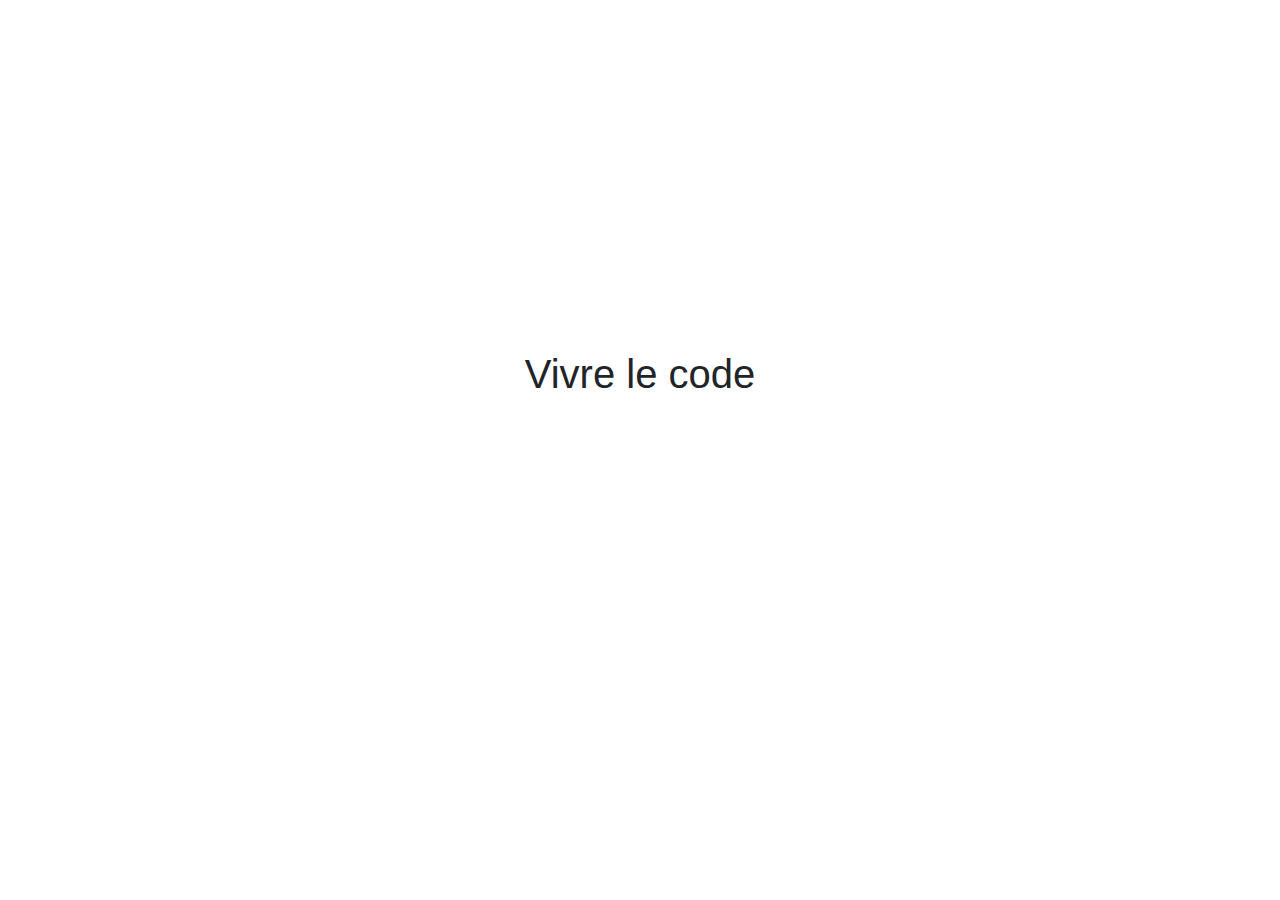
<file: static_html/accueil/video/index.html>
<!DOCTYPE html>
<html lang="en">

  <head>
	<link rel="stylesheet" href="https://maxcdn.bootstrapcdn.com/bootstrap/4.0.0-beta/css/bootstrap.min.css">
	<script src="https://maxcdn.bootstrapcdn.com/bootstrap/4.0.0-beta/js/bootstrap.min.js"></script>
	<script src="https://code.jquery.com/jquery-3.2.1.slim.min.js"></script>
	<script src="https://cdnjs.cloudflare.com/ajax/libs/popper.js/1.11.0/umd/popper.min.js"></script>

	<!-- use vide.js for video -->
	<script src="jquery.vide.js"></script>
	
    <!-- Custom styles for this template -->
    <link href="style.css" rel="stylesheet">

  </head>

  <body>

	<!-- video -->
	<div data-vide-bg="https://www.ironhack.com/assets/videos/ironhack-video-3" style="height: 700px">
		<h1 class="accroche">Vivre le code</h1>
	</div>

	
</body>

</html>
</file>
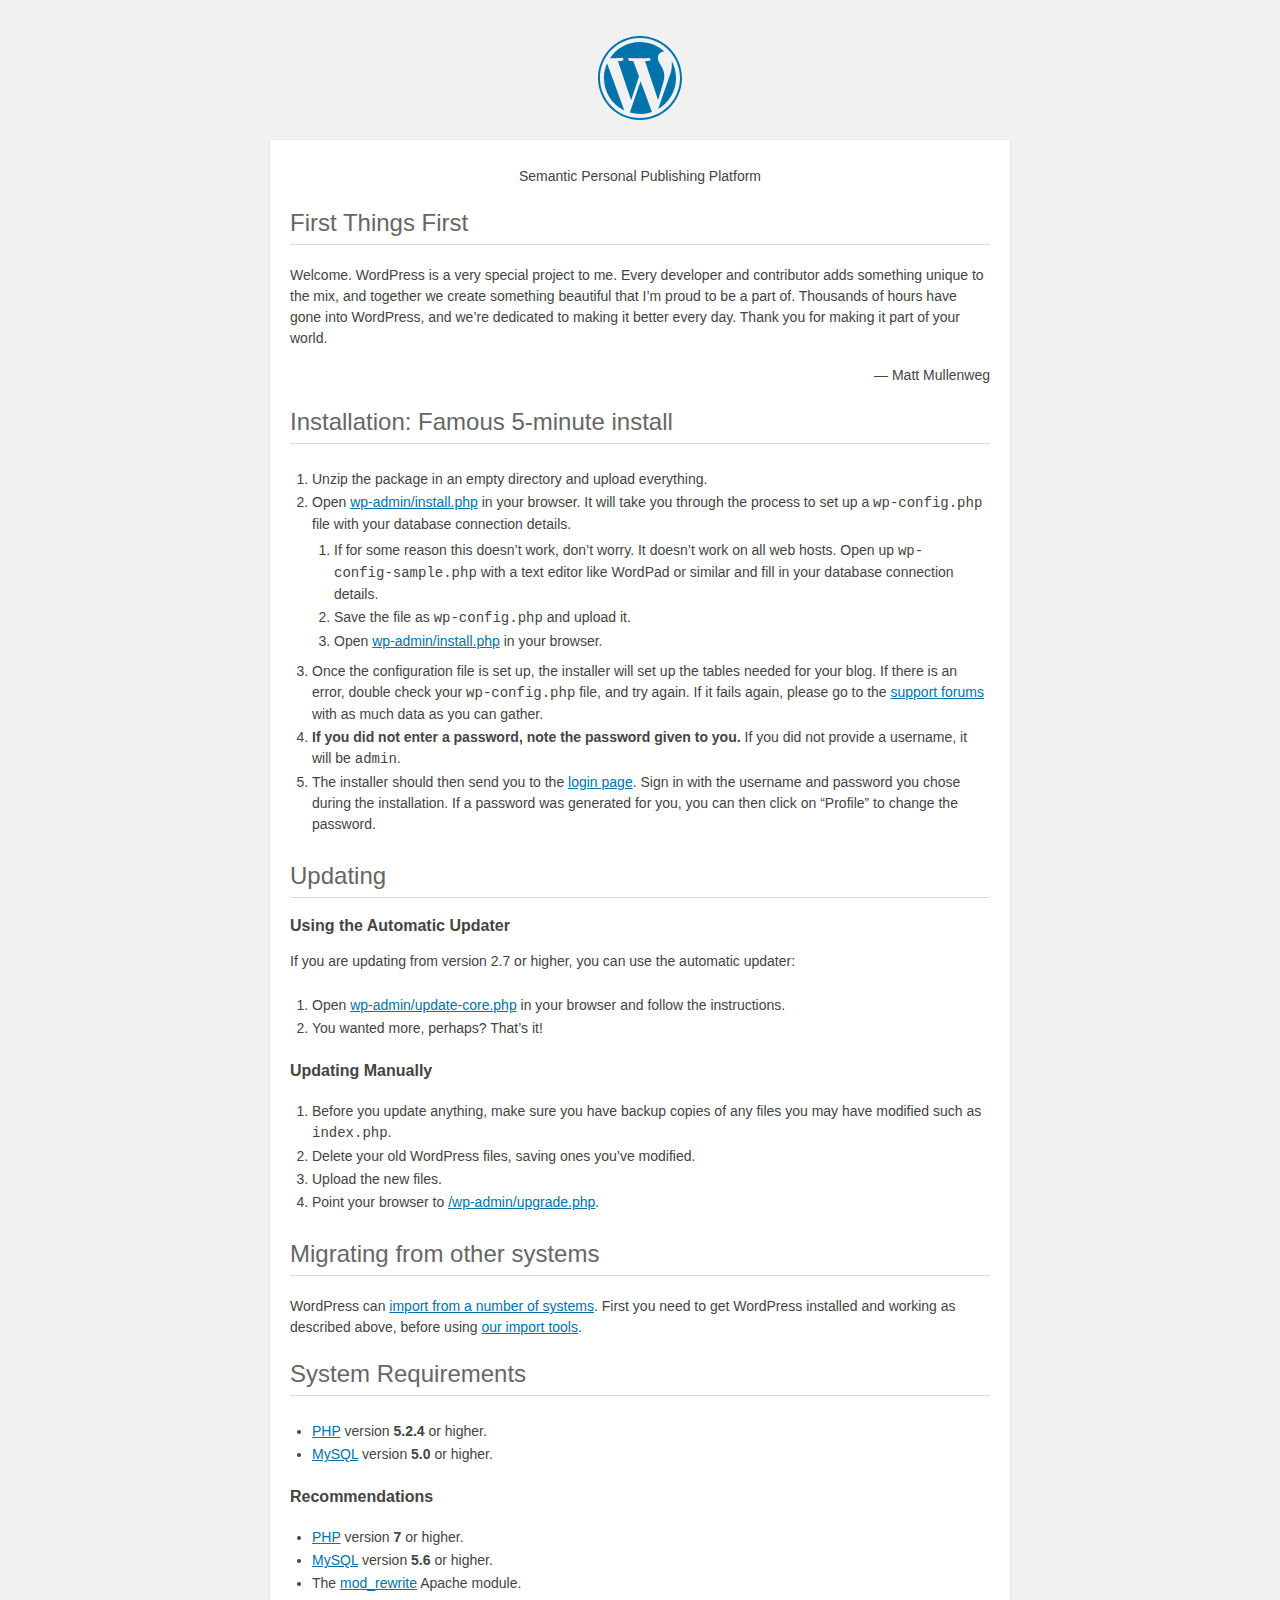
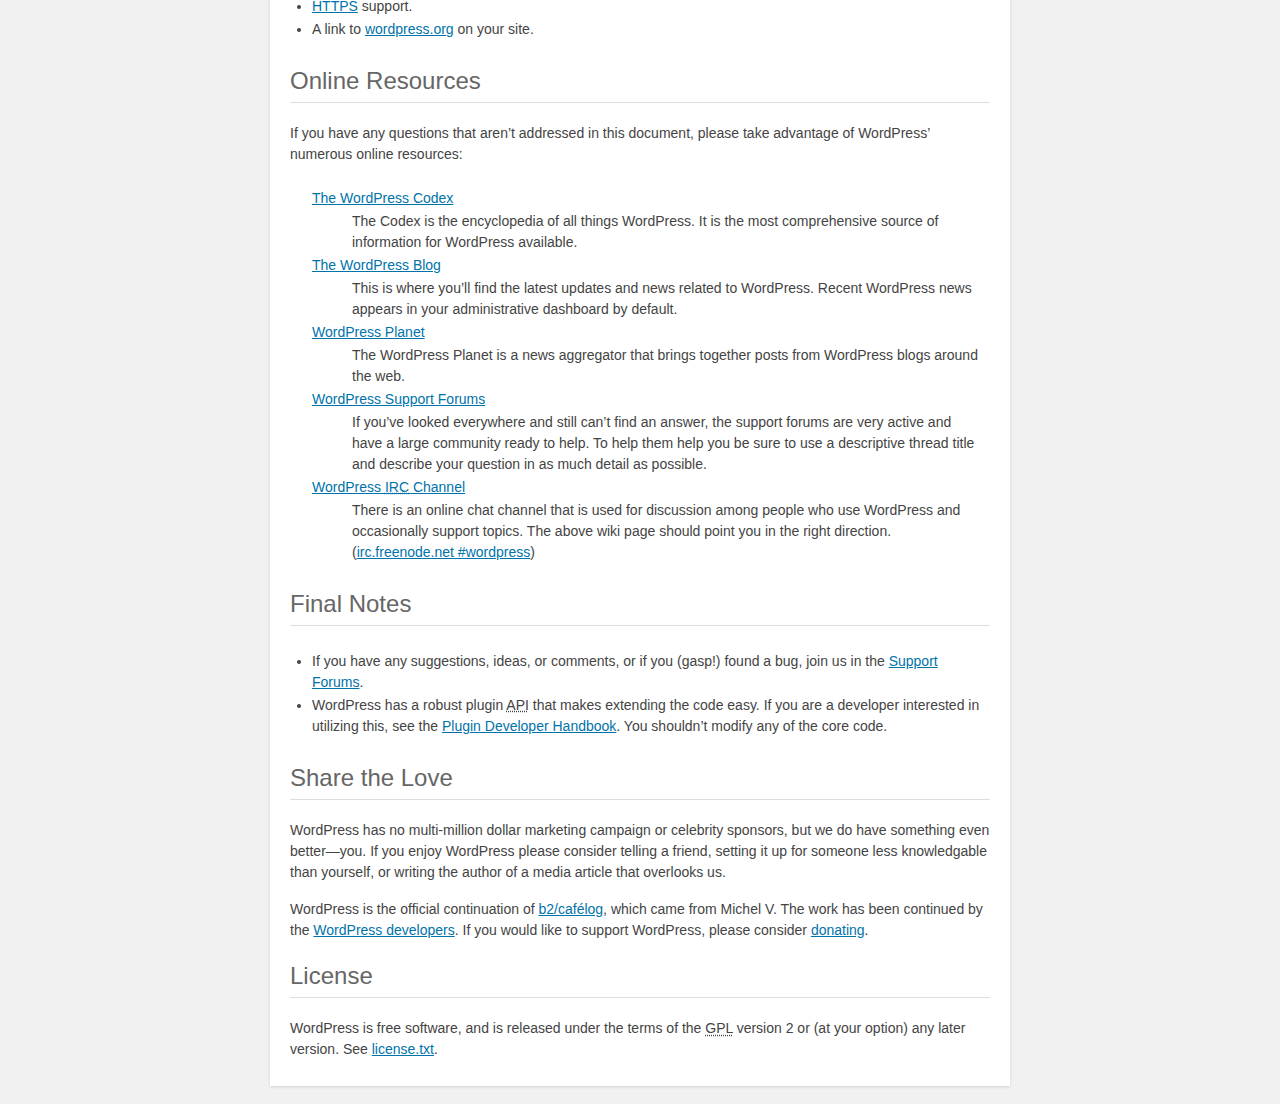
<file: wp/readme.html>
<!DOCTYPE html>
<html>
<head>
	<meta name="viewport" content="width=device-width" />
	<meta http-equiv="Content-Type" content="text/html; charset=utf-8" />
	<title>WordPress &#8250; ReadMe</title>
	<link rel="stylesheet" href="wp-admin/css/install.css?ver=20100228" type="text/css" />
</head>
<body>
<h1 id="logo">
	<a href="https://wordpress.org/"><img alt="WordPress" src="wp-admin/images/wordpress-logo.png" /></a>
</h1>
<p style="text-align: center">Semantic Personal Publishing Platform</p>

<h2>First Things First</h2>
<p>Welcome. WordPress is a very special project to me. Every developer and contributor adds something unique to the mix, and together we create something beautiful that I&#8217;m proud to be a part of. Thousands of hours have gone into WordPress, and we&#8217;re dedicated to making it better every day. Thank you for making it part of your world.</p>
<p style="text-align: right">&#8212; Matt Mullenweg</p>

<h2>Installation: Famous 5-minute install</h2>
<ol>
	<li>Unzip the package in an empty directory and upload everything.</li>
	<li>Open <span class="file"><a href="wp-admin/install.php">wp-admin/install.php</a></span> in your browser. It will take you through the process to set up a <code>wp-config.php</code> file with your database connection details.
		<ol>
			<li>If for some reason this doesn&#8217;t work, don&#8217;t worry. It doesn&#8217;t work on all web hosts. Open up <code>wp-config-sample.php</code> with a text editor like WordPad or similar and fill in your database connection details.</li>
			<li>Save the file as <code>wp-config.php</code> and upload it.</li>
			<li>Open <span class="file"><a href="wp-admin/install.php">wp-admin/install.php</a></span> in your browser.</li>
		</ol>
	</li>
	<li>Once the configuration file is set up, the installer will set up the tables needed for your blog. If there is an error, double check your <code>wp-config.php</code> file, and try again. If it fails again, please go to the <a href="https://wordpress.org/support/" title="WordPress support">support forums</a> with as much data as you can gather.</li>
	<li><strong>If you did not enter a password, note the password given to you.</strong> If you did not provide a username, it will be <code>admin</code>.</li>
	<li>The installer should then send you to the <a href="wp-login.php">login page</a>. Sign in with the username and password you chose during the installation. If a password was generated for you, you can then click on &#8220;Profile&#8221; to change the password.</li>
</ol>

<h2>Updating</h2>
<h3>Using the Automatic Updater</h3>
<p>If you are updating from version 2.7 or higher, you can use the automatic updater:</p>
<ol>
	<li>Open <span class="file"><a href="wp-admin/update-core.php">wp-admin/update-core.php</a></span> in your browser and follow the instructions.</li>
	<li>You wanted more, perhaps? That&#8217;s it!</li>
</ol>

<h3>Updating Manually</h3>
<ol>
	<li>Before you update anything, make sure you have backup copies of any files you may have modified such as <code>index.php</code>.</li>
	<li>Delete your old WordPress files, saving ones you&#8217;ve modified.</li>
	<li>Upload the new files.</li>
	<li>Point your browser to <span class="file"><a href="wp-admin/upgrade.php">/wp-admin/upgrade.php</a>.</span></li>
</ol>

<h2>Migrating from other systems</h2>
<p>WordPress can <a href="https://codex.wordpress.org/Importing_Content">import from a number of systems</a>. First you need to get WordPress installed and working as described above, before using <a href="wp-admin/import.php" title="Import to WordPress">our import tools</a>.</p>

<h2>System Requirements</h2>
<ul>
	<li><a href="https://secure.php.net/">PHP</a> version <strong>5.2.4</strong> or higher.</li>
	<li><a href="https://www.mysql.com/">MySQL</a> version <strong>5.0</strong> or higher.</li>
</ul>

<h3>Recommendations</h3>
<ul>
	<li><a href="https://secure.php.net/">PHP</a> version <strong>7</strong> or higher.</li>
	<li><a href="https://www.mysql.com/">MySQL</a> version <strong>5.6</strong> or higher.</li>
	<li>The <a href="https://httpd.apache.org/docs/2.2/mod/mod_rewrite.html">mod_rewrite</a> Apache module.</li>
	<li><a href="https://wordpress.org/news/2016/12/moving-toward-ssl/">HTTPS</a> support.</li>
	<li>A link to <a href="https://wordpress.org/">wordpress.org</a> on your site.</li>
</ul>

<h2>Online Resources</h2>
<p>If you have any questions that aren&#8217;t addressed in this document, please take advantage of WordPress&#8217; numerous online resources:</p>
<dl>
	<dt><a href="https://codex.wordpress.org/">The WordPress Codex</a></dt>
		<dd>The Codex is the encyclopedia of all things WordPress. It is the most comprehensive source of information for WordPress available.</dd>
	<dt><a href="https://wordpress.org/news/">The WordPress Blog</a></dt>
		<dd>This is where you&#8217;ll find the latest updates and news related to WordPress. Recent WordPress news appears in your administrative dashboard by default.</dd>
	<dt><a href="https://planet.wordpress.org/">WordPress Planet</a></dt>
		<dd>The WordPress Planet is a news aggregator that brings together posts from WordPress blogs around the web.</dd>
	<dt><a href="https://wordpress.org/support/">WordPress Support Forums</a></dt>
		<dd>If you&#8217;ve looked everywhere and still can&#8217;t find an answer, the support forums are very active and have a large community ready to help. To help them help you be sure to use a descriptive thread title and describe your question in as much detail as possible.</dd>
	<dt><a href="https://codex.wordpress.org/IRC">WordPress <abbr title="Internet Relay Chat">IRC</abbr> Channel</a></dt>
		<dd>There is an online chat channel that is used for discussion among people who use WordPress and occasionally support topics. The above wiki page should point you in the right direction. (<a href="irc://irc.freenode.net/wordpress">irc.freenode.net #wordpress</a>)</dd>
</dl>

<h2>Final Notes</h2>
<ul>
	<li>If you have any suggestions, ideas, or comments, or if you (gasp!) found a bug, join us in the <a href="https://wordpress.org/support/">Support Forums</a>.</li>
	<li>WordPress has a robust plugin <abbr title="application programming interface">API</abbr> that makes extending the code easy. If you are a developer interested in utilizing this, see the <a href="https://developer.wordpress.org/plugins/">Plugin Developer Handbook</a>. You shouldn&#8217;t modify any of the core code.</li>
</ul>

<h2>Share the Love</h2>
<p>WordPress has no multi-million dollar marketing campaign or celebrity sponsors, but we do have something even better&#8212;you. If you enjoy WordPress please consider telling a friend, setting it up for someone less knowledgable than yourself, or writing the author of a media article that overlooks us.</p>

<p>WordPress is the official continuation of <a href="http://cafelog.com/">b2/caf&#233;log</a>, which came from Michel V. The work has been continued by the <a href="https://wordpress.org/about/">WordPress developers</a>. If you would like to support WordPress, please consider <a href="https://wordpress.org/donate/" title="Donate to WordPress">donating</a>.</p>

<h2>License</h2>
<p>WordPress is free software, and is released under the terms of the <abbr title="GNU General Public License">GPL</abbr> version 2 or (at your option) any later version. See <a href="license.txt">license.txt</a>.</p>

</body>
</html>
</file>
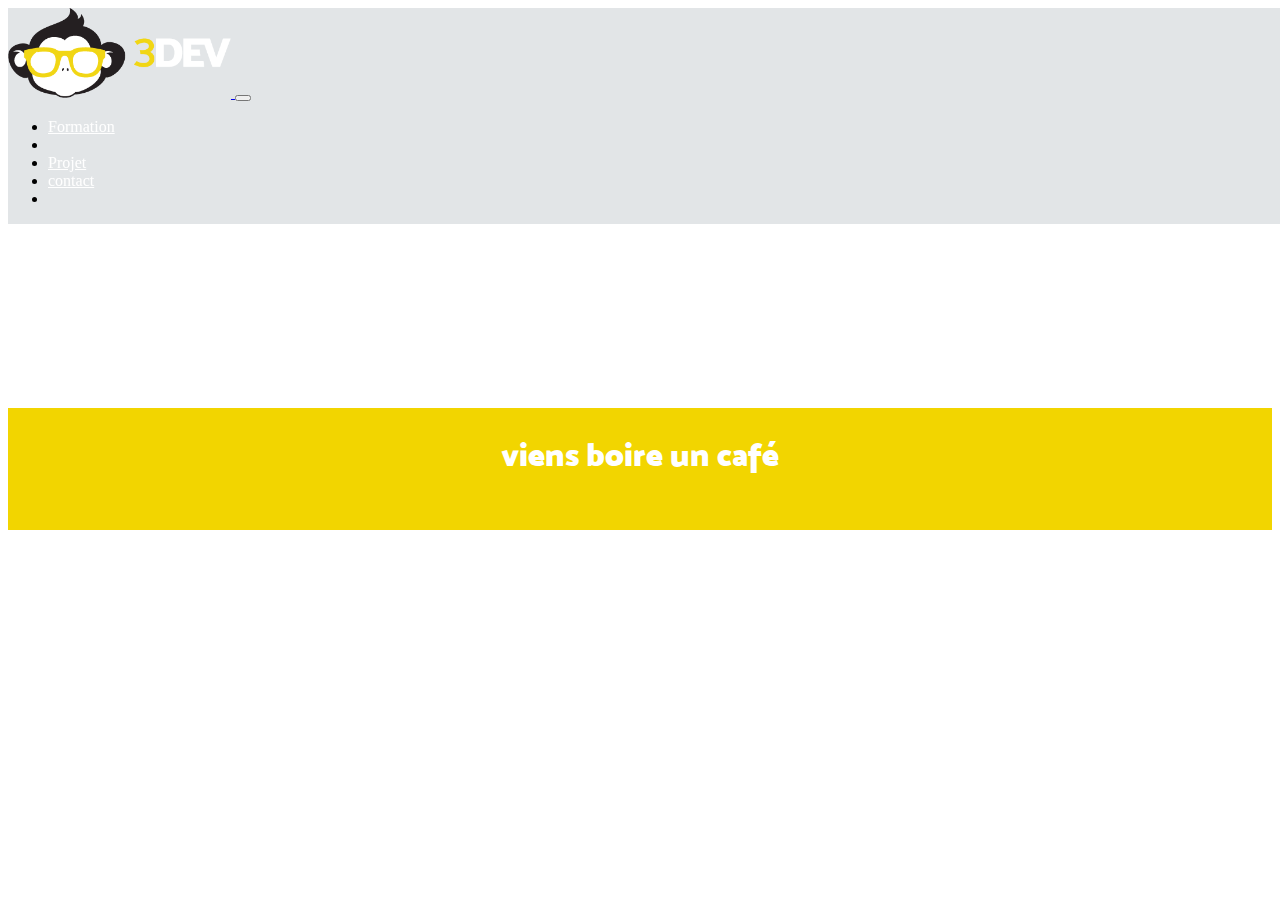
<file: static_html/accueil/formulaire.html>
<html lang="fr">

	<head>

	

		<title>formulaire</title>
		<meta charset="utf-8">
		<link rel="stylesheet" href="https://maxcdn.bootstrapcdn.com/bootstrap/4.0.0-beta/css/bootstrap.min.css" integrity="sha384-/Y6pD6FV/Vv2HJnA6t+vslU6fwYXjCFtcEpHbNJ0lyAFsXTsjBbfaDjzALeQsN6M" crossorigin="anonymous">
		<link rel="stylesheet" href="formulaire.css" >
        <script src="https://cdnjs.cloudflare.com/ajax/libs/popper.js/1.11.0/umd/popper.min.js" integrity="sha384-b/U6ypiBEHpOf/4+1nzFpr53nxSS+GLCkfwBdFNTxtclqqenISfwAzpKaMNFNmj4" crossorigin="anonymous"></script>
		<script src="https://code.jquery.com/jquery-3.2.1.slim.min.js"></script>
        <script src="https://maxcdn.bootstrapcdn.com/bootstrap/4.0.0-beta/js/bootstrap.min.js" integrity="sha384-h0AbiXch4ZDo7tp9hKZ4TsHbi047NrKGLO3SEJAg45jXxnGIfYzk4Si90RDIqNm1" crossorigin="anonymous"></script>
		<link rel="stylesheet" href="https://cdnjs.cloudflare.com/ajax/libs/font-awesome/4.7.0/css/font-awesome.css">
		

		

	</head>
	
	
	<body>
	<header class="">
	
	     <nav class="navbar navbar-expand-md">
         
            <a href="index leo.html" ><img src="image/monkeys.png" height="90" alt="image"> </a>
				<button class="navbar-toggler" type="button" data-toggle="collapse" data-target="#navbarNav11" aria-controls="navbarNav11" aria-expanded="false" aria-label="Toggle navigation">
               <span class="navbar-toggler-icon"></span>
				</button>
         
				<div class="collapse navbar-collapse" id="navbarNav11">
               <ul class="navbar-nav ml-auto">
                 <li class="nav-item active">
                   <a class="nav-link" href="">Formation<span class="sr-only">(current)</span></a>
                 </li>
                 <li class="nav-item">
                   <a class="nav-link" href=""></a>
                 </li>
                 <li class="nav-item">
                   <a class="nav-link" href="">Projet</a>
                 </li>
                 <li class="nav-item">
                   <a class="nav-link" href="">contact</a>
                 </li>
                 <li class="nav-item"> 
                
                 </li>
               </ul>
         
            </div>
			
	        
	        
         </nav>
		 
    </header>
	
	<iframe src="https://www.google.com/maps/embed?pb=!1m18!1m12!1m3!1d2783.3917952801576!2d4.906756600000009!3d45.7633378!2m3!1f0!2f0!3f0!3m2!1i1024!2i768!4f13.1!3m3!1m2!1s0x47f4c05257aa8e23%3A0x3dbb168b025f0!2s21+Impasse+Fr%C3%A9d%C3%A9ric+Fays%2C+69100+Villeurbanne!5e0!3m2!1sen!2sfr!4v1508402171492" width="100%" height="400" frameborder="0" style="border:0" allowfullscreen></iframe>
	
	
	<div class="container-fluid bandeaujaune"> viens boire un café
	</div>
	
	
         
       
		
        <div class="col-12 col-md-6 ml-auto pt-5 pt-md-0">
          <form>
            <div class="row">
              <div class="col">
                <input type="text" class="form-control" placeholder="First name">
              </div>
              <div class="col">
                <input type="text" class="form-control" placeholder="Last name">
              </div>
            </div>

            <div class="row mt-4">
              <div class="col">
                <input type="email" class="form-control" placeholder="Enter email">
              </div>
            </div>

            <div class="row mt-4">
              <div class="col">
                <input type="email" class="form-control"  placeholder="Subject">
              </div>
            </div>
            <div class="row mt-4">
              <div class="col">
                <textarea class="form-control" name="message" rows="3" placeholder="How can we help?"></textarea>
              </div>
            </div>
            <div class="row mt-4">
              <div class="col">
                <button type="submit" class="btn">Submit</button>
              </div>
            </div>
          </form>
        </div>

  
	
	</body>
	</html>
</file>
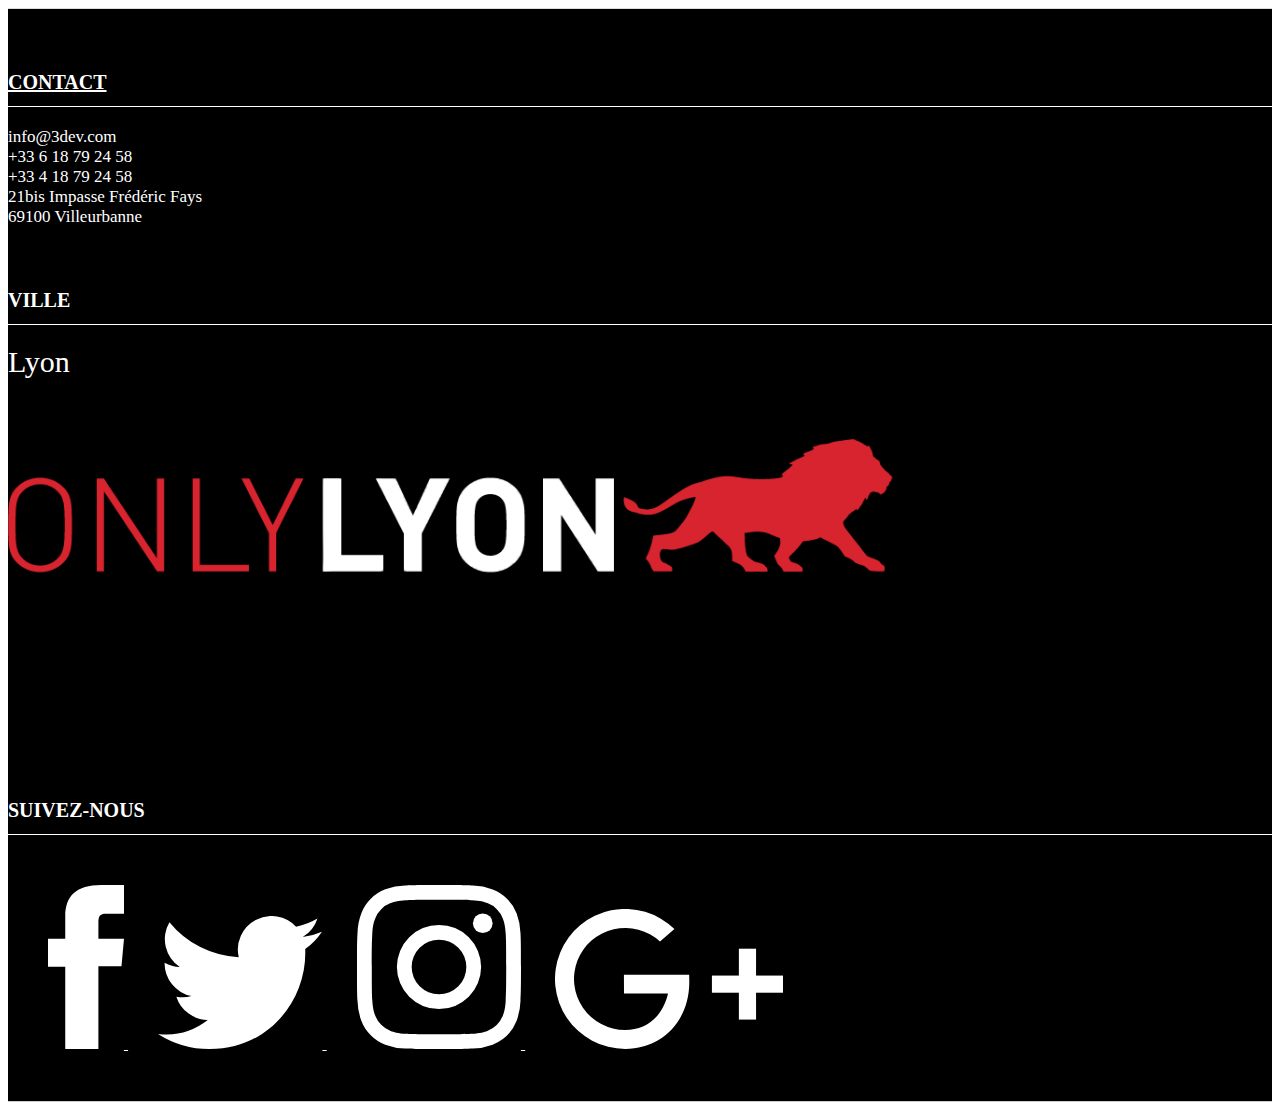
<file: static_html/accueil/Index footer.html>
﻿<!doctype html>

<html lang="fr">
<head>
	<title>3dev</title>
	<meta charset="utf-8">
	<link rel="stylesheet" href="https://maxcdn.bootstrapcdn.com/bootstrap/4.0.0-beta/css/bootstrap.min.css" integrity="sha384-/Y6pD6FV/Vv2HJnA6t+vslU6fwYXjCFtcEpHbNJ0lyAFsXTsjBbfaDjzALeQsN6M" crossorigin="anonymous">
	<script src="https://code.jquery.com/jquery-3.2.1.slim.min.js" integrity="sha384-KJ3o2DKtIkvYIK3UENzmM7KCkRr/rE9/Qpg6aAZGJwFDMVNA/GpGFF93hXpG5KkN" crossorigin="anonymous"></script>
	<script src="https://cdnjs.cloudflare.com/ajax/libs/popper.js/1.11.0/umd/popper.min.js" integrity="sha384-b/U6ypiBEHpOf/4+1nzFpr53nxSS+GLCkfwBdFNTxtclqqenISfwAzpKaMNFNmj4" crossorigin="anonymous"></script>
	<script src="https://maxcdn.bootstrapcdn.com/bootstrap/4.0.0-beta/js/bootstrap.min.js" integrity="sha384-h0AbiXch4ZDo7tp9hKZ4TsHbi047NrKGLO3SEJAg45jXxnGIfYzk4Si90RDIqNm1" crossorigin="anonymous"></script>
	<link rel="stylesheet" href="style footer.css" >
</head>
<body>
<footer>

		<div class="container">
            <div class="row">
                <div class="col">
                    <h3><a href="#"id="lien"> Contact </a> </h3>
                    <ul>
                        <li>info@3dev.com</li>
						<li>+33 6 18 79 24 58</li>
						<li>+33 4 18 79 24 58</li>
						<li>21bis Impasse Frédéric Fays</li>
						<li>69100 Villeurbanne</li>
                    </ul>
                </div>
                <div class="col">
                    <h3>Ville</h3>
                    <ul>
                        <li class="lyon">Lyon</li>
						<img src="image/only-lyon.png" class="onlylyon"> </img>
                    </ul>
                </div>
                <div class="col">
                    <h3> Suivez-nous </h3>
                    <ul>
                      <a href="#"id="lien"> <img src="image/fb.svg" class="fb"> </img></a> <a href="#"id="lien"> <img src="image/tw.svg" class="tw"> </img></a> <a href="#"id="lien"> <img src="image/ig.svg" class="ig"> </img></a> <a href="#"id="lien"> <img src="image/g.svg" class="g"> </img></a>
                    </ul>
                </div>
            </div>
            <!--/.row--> 
        </div>
        <!--/.container--> 

</footer>
</body>

</html>
</file>
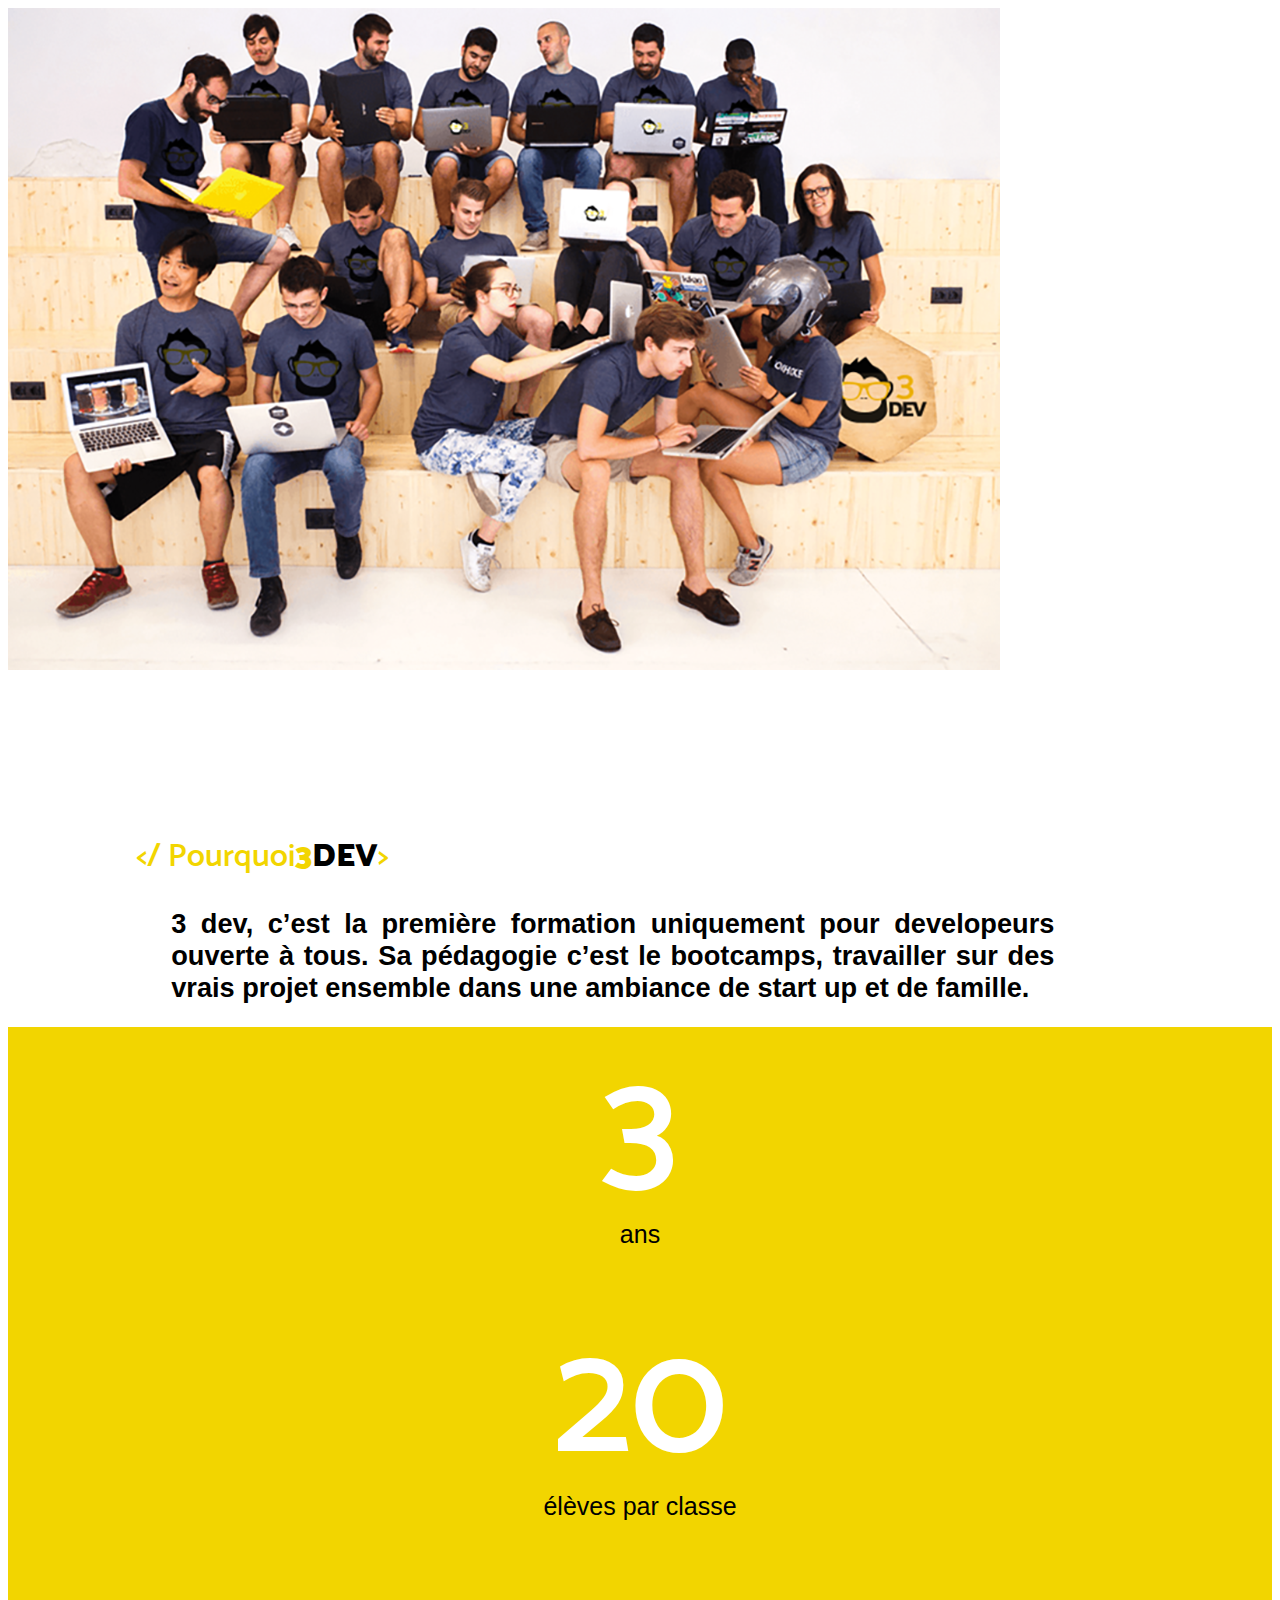
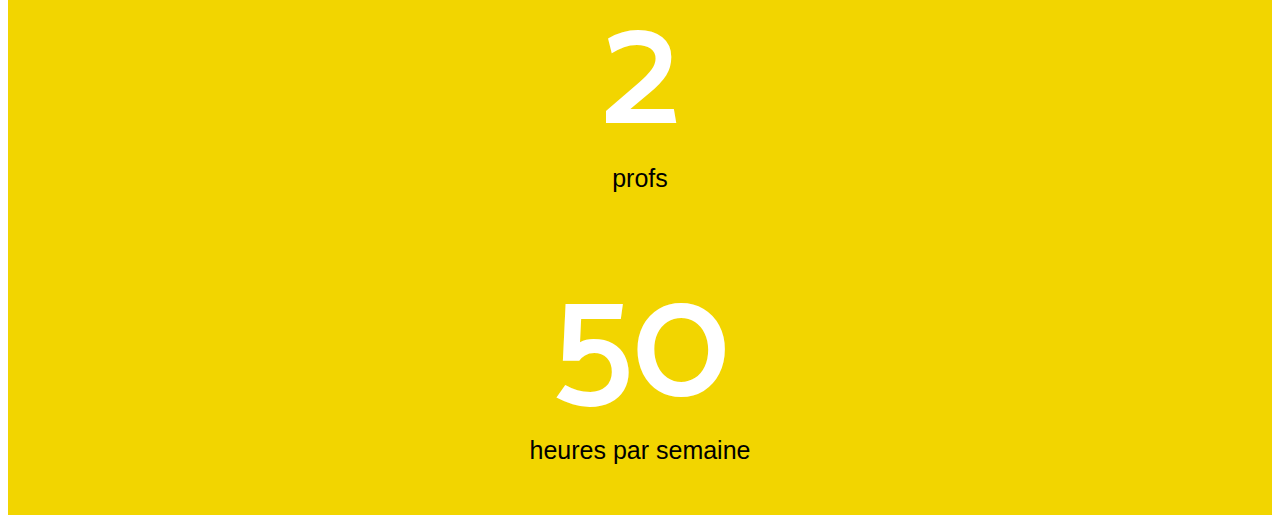
<file: static_html/accueil/Index Nico.html>
﻿<!doctype html>

<html lang="fr">
<head>
	<title>3dev</title>
	<meta charset="utf-8">
	<link rel="stylesheet" href="https://maxcdn.bootstrapcdn.com/bootstrap/4.0.0-beta/css/bootstrap.min.css" integrity="sha384-/Y6pD6FV/Vv2HJnA6t+vslU6fwYXjCFtcEpHbNJ0lyAFsXTsjBbfaDjzALeQsN6M" crossorigin="anonymous">
	<script src="https://code.jquery.com/jquery-3.2.1.slim.min.js" integrity="sha384-KJ3o2DKtIkvYIK3UENzmM7KCkRr/rE9/Qpg6aAZGJwFDMVNA/GpGFF93hXpG5KkN" crossorigin="anonymous"></script>
	<script src="https://cdnjs.cloudflare.com/ajax/libs/popper.js/1.11.0/umd/popper.min.js" integrity="sha384-b/U6ypiBEHpOf/4+1nzFpr53nxSS+GLCkfwBdFNTxtclqqenISfwAzpKaMNFNmj4" crossorigin="anonymous"></script>
	<script src="https://maxcdn.bootstrapcdn.com/bootstrap/4.0.0-beta/js/bootstrap.min.js" integrity="sha384-h0AbiXch4ZDo7tp9hKZ4TsHbi047NrKGLO3SEJAg45jXxnGIfYzk4Si90RDIqNm1" crossorigin="anonymous"></script>
	<link rel="stylesheet" href="style Nico.css" >
</head>
<body>
	<!-- pourquoi ? -->
	<div class="container-fluid">
		<div class="row">
			<div class="col">
				<img src="image/photogrp.png" class="img-fluid fullsizeimg" alt="Responsive image">
			</div>
			<div class="col">
				<h1 class="title"><span class="T1">&#60&#47 Pourquoi</span><span class="T2">3</span><span class="T3">DEV</span><span class="T1">&#62 </span> </span>
				<h2 class="sstitle">3 dev, c’est la première formation uniquement pour developeurs ouverte à tous.
	Sa pédagogie c’est le bootcamps, travailler sur des vrais projet ensemble dans une ambiance de start up et de famille.</h2>
			</div>
		</div>
	</div>
	
	<!-- bandeau jaune-->
	<div class="container-fluid">
		<div class="row bandeau" style="background-color : #f2d500">
		<div class="col bandeaunumber" >
		3
		<div class="col bandeaunumber1" >
		ans
		</div>
		</div>
		<div class="col bandeaunumber">
		20
		<div class="col bandeaunumber1" >
		élèves par classe
		</div>
		</div>
		<div class="col bandeaunumber">
		2
		<div class="col bandeaunumber1" >
		profs
		</div>
		</div>
		<div class="col bandeaunumber">
		50
		<div class="col bandeaunumber1" >
		heures par semaine
		</div>
		</div>
	</div>
</body>
</html>
</file>
<file: static_html/accueil/video/style.css>
.accroche {
	padding-top:350px;
	text-align:center
}
</file>
<file: wp/wp-admin/css/install.css>
html {
	background: #f1f1f1;
	margin: 0 20px;
}

body {
	background: #fff;
	color: #444;
	font-family: -apple-system, BlinkMacSystemFont, "Segoe UI", Roboto, Oxygen-Sans, Ubuntu, Cantarell, "Helvetica Neue", sans-serif;
	margin: 140px auto 25px;
	padding: 20px 20px 10px 20px;
	max-width: 700px;
	-webkit-font-smoothing: subpixel-antialiased;
	-webkit-box-shadow: 0 1px 3px rgba(0,0,0,0.13);
	box-shadow: 0 1px 3px rgba(0,0,0,0.13);
}

a {
	color: #0073aa;
}

a:hover,
a:active {
	color: #00a0d2;
}

a:focus {
	color: #124964;
	-webkit-box-shadow:
		0 0 0 1px #5b9dd9,
		0 0 2px 1px rgba(30, 140, 190, .8);
	box-shadow:
		0 0 0 1px #5b9dd9,
		0 0 2px 1px rgba(30, 140, 190, .8);
}

.ie8 a:focus {
	outline: #5b9dd9 solid 1px;
}

h1, h2 {
	border-bottom: 1px solid #ddd;
	clear: both;
	color: #666;
	font-size: 24px;
	padding: 0;
	padding-bottom: 7px;
	font-weight: 400;
}

h3 {
	font-size: 16px;
}

p, li, dd, dt {
	padding-bottom: 2px;
	font-size: 14px;
	line-height: 1.5;
}

code, .code {
	font-family: Consolas, Monaco, monospace;
}

ul, ol, dl {
	padding: 5px 5px 5px 22px;
}

a img {
	border:0
}
abbr {
	border: 0;
	font-variant: normal;
}

fieldset {
	border: 0;
	padding: 0;
	margin: 0;
}

label {
	cursor: pointer;
}

#logo {
	margin: 6px 0 14px 0;
	padding: 0 0 7px 0;
	border-bottom: none;
	text-align:center
}
#logo a {
	background-image: url(../images/w-logo-blue.png?ver=20131202);
	background-image: none, url(../images/wordpress-logo.svg?ver=20131107);
	-webkit-background-size: 84px;
	background-size: 84px;
	background-position: center top;
	background-repeat: no-repeat;
	color: #444; /* same as login.css */
	height: 84px;
	font-size: 20px;
	font-weight: 400;
	line-height: 1.3em;
	margin: -130px auto 25px;
	padding: 0;
	text-decoration: none;
	width: 84px;
	text-indent: -9999px;
	outline: none;
	overflow: hidden;
	display: block;
}

#logo a:focus {
	-webkit-box-shadow: none;
	box-shadow: none;
}

.step {
	margin: 20px 0 15px;
}
.step, th {
	text-align: left;
	padding: 0;
}
.language-chooser.wp-core-ui .step .button.button-large {
	height: 36px;
	font-size: 14px;
	line-height: 33px;
	vertical-align: middle;
}
textarea {
	border: 1px solid #ddd;
	font-family: -apple-system, BlinkMacSystemFont, "Segoe UI", Roboto, Oxygen-Sans, Ubuntu, Cantarell, "Helvetica Neue", sans-serif;
	width: 100%;
	-webkit-box-sizing: border-box;
	-moz-box-sizing: border-box;
	box-sizing: border-box;
}

.form-table {
	border-collapse: collapse;
	margin-top: 1em;
	width: 100%;
}

.form-table td {
	margin-bottom: 9px;
	padding: 10px 20px 10px 0;
	font-size: 14px;
	vertical-align: top
}

.form-table th {
	font-size: 14px;
	text-align: left;
	padding: 10px 20px 10px 0;
	width: 140px;
	vertical-align: top;
}

.form-table code {
	line-height: 18px;
	font-size: 14px;
}

.form-table p {
	margin: 4px 0 0 0;
	font-size: 11px;
}

.form-table input {
	line-height: 20px;
	font-size: 15px;
	padding: 3px 5px;
	border: 1px solid #ddd;
	-webkit-box-shadow: inset 0 1px 2px rgba(0,0,0,0.07);
	box-shadow: inset 0 1px 2px rgba(0,0,0,0.07);
}

input,
submit {
	font-family: -apple-system, BlinkMacSystemFont, "Segoe UI", Roboto, Oxygen-Sans, Ubuntu, Cantarell, "Helvetica Neue", sans-serif;
}

.form-table input[type=text],
.form-table input[type=email],
.form-table input[type=url],
.form-table input[type=password] {
	width: 206px;
}

.form-table th p {
	font-weight: 400;
}

.form-table.install-success th,
.form-table.install-success td {
	vertical-align: middle;
	padding: 16px 20px 16px 0;
}

.form-table.install-success td p {
	margin: 0;
	font-size: 14px;
}

.form-table.install-success td code {
	margin: 0;
	font-size: 18px;
}

#error-page {
	margin-top: 50px;
}

#error-page p {
	font-size: 14px;
	line-height: 18px;
	margin: 25px 0 20px;
}

#error-page code, .code {
	font-family: Consolas, Monaco, monospace;
}

.wp-hide-pw > .dashicons {
	line-height: inherit;
}

#pass-strength-result {
	background-color: #eee;
	border: 1px solid #ddd;
	color: #23282d;
	margin: -2px 5px 5px 0px;
	padding: 3px 5px;
	text-align: center;
	width: 218px;
	-webkit-box-sizing: border-box;
	-moz-box-sizing: border-box;
	box-sizing: border-box;
	opacity: 0;
}

#pass-strength-result.short {
	background-color: #f1adad;
	border-color: #e35b5b;
	opacity: 1;
}

#pass-strength-result.bad {
	background-color: #fbc5a9;
	border-color: #f78b53;
	opacity: 1;
}

#pass-strength-result.good {
	background-color: #ffe399;
	border-color: #ffc733;
	opacity: 1;
}

#pass-strength-result.strong {
	background-color: #c1e1b9;
	border-color: #83c373;
	opacity: 1;
}

#pass1.short, #pass1-text.short {
	border-color: #e35b5b;
}

#pass1.bad, #pass1-text.bad {
	border-color: #f78b53;
}

#pass1.good, #pass1-text.good {
	border-color: #ffc733;
}

#pass1.strong, #pass1-text.strong {
	border-color: #83c373;
}

.pw-weak {
	display: none;
}

.message {
	border-left: 4px solid #dc3232;
	padding: .7em .6em;
	background-color: #fbeaea;
}

/* rtl:ignore */
#dbname,
#uname,
#pwd,
#dbhost,
#prefix,
#user_login,
#admin_email,
#pass1,
#pass2 {
	direction: ltr;
}

#pass1-text,
.show-password #pass1 {
	display: none;
}

.show-password #pass1-text
{
	display: inline-block;
}

.form-table span.description.important {
	font-size: 12px;
}


/* localization */
body.rtl,
.rtl textarea,
.rtl input,
.rtl submit {
	font-family: Tahoma, sans-serif;
}

:lang(he-il) body.rtl,
:lang(he-il) .rtl textarea,
:lang(he-il) .rtl input,
:lang(he-il) .rtl submit {
	font-family: Arial, sans-serif;
}

@media only screen and (max-width: 799px) {
	body {
		margin-top: 115px;
	}
	#logo a {
		margin: -125px auto 30px;
	}
}

@media screen and ( max-width: 782px ) {

	.form-table {
		margin-top: 0;
	}

	.form-table th,
	.form-table td {
		display: block;
		width: auto;
		vertical-align: middle;
	}

	.form-table th {
		padding: 20px 0 0;
	}

	.form-table td {
		padding: 5px 0;
		border: 0;
		margin: 0;
	}

	textarea,
	input {
		font-size: 16px;
	}

	.form-table td input[type="text"],
	.form-table td input[type="email"],
	.form-table td input[type="url"],
	.form-table td input[type="password"],
	.form-table td select,
	.form-table td textarea,
	.form-table span.description {
		width: 100%;
		font-size: 16px;
		line-height: 1.5;
		padding: 7px 10px;
		display: block;
		max-width: none;
		-webkit-box-sizing: border-box;
		-moz-box-sizing: border-box;
		box-sizing: border-box;
	}

}

body.language-chooser {
	max-width: 300px;
}

.language-chooser select {
	padding: 8px;
	width: 100%;
	display: block;
	border: 1px solid #ddd;
	background-color: #fff;
	color: #32373c;
	font-size: 16px;
	font-family: Arial, sans-serif;
	font-weight: 400;
}

.language-chooser p {
	text-align: right;
}

.screen-reader-input,
.screen-reader-text {
	position: absolute;
	margin: -1px;
	padding: 0;
	height: 1px;
	width: 1px;
	overflow: hidden;
	clip: rect(0 0 0 0);
	border: 0;
}

.spinner {
	background: url(../images/spinner.gif) no-repeat;
	-webkit-background-size: 20px 20px;
	background-size: 20px 20px;
	visibility: hidden;
	opacity: 0.7;
	filter: alpha(opacity=70);
	width: 20px;
	height: 20px;
	margin: 2px 5px 0;
}

.step .spinner {
	display: inline-block;
	vertical-align: middle;
	margin-right: 15px;
}

.button.hide-if-no-js,
.hide-if-no-js {
	display: none;
}

/**
 * HiDPI Displays
 */
@media print,
  (-webkit-min-device-pixel-ratio: 1.25),
  (min-resolution: 120dpi) {

	.spinner {
		background-image: url(../images/spinner-2x.gif);
	}

}
</file>
<file: static_html/accueil/formulaire.css>
@font-face		{font-family : gros titre ; src: url("font/mosk900.ttf") ; }
@font-face		{font-family : gros titre ; src: url("font/mosk900.ttf") ; }
@font-face		{font-family : gros titre ; src: url("font/mosk900.ttf") ; }
		

.nav-link:hover  { color : yellow ; }
.nav-link		 {color : white ;  }
header			{    position: absolute;
					width: 100%;
					z-index: 100;
					background-color: rgba(180, 187, 193, 0.38)!important;
					
				}

				
.accroche		{display : block ;
				text-align : center ;
				}

.titre			{display : block ; color: white ; font-family : gros titre ; position : fixed; }
#map			{width : 100% ; height : auto ; }
.bandeaujaune	{display : block; 
				background-color : rgb(242,213,0) ; 
				text-align : center ; 
				vertical-align : center ; 
				width : 100% ;
				height : 3em ; 
				font-size : 2em ;
				font-family : gros titre ;
				color : white ;
				padding-top : 0.8em ;
				
				}
				
form		{display : block ;
			margin-left : -20em ; 
			margin-right : 25em ;
			margin-top : 3em ;
			}
</file>
<file: static_html/accueil/style footer.css>
@font-face		{font-family : mosk600 ; src: url("font/mosk600.ttf") ; }
@font-face		{font-family : mosk700 ; src: url("font/mosk700.ttf") ; }
@font-face		{font-family : mosk800 ; src: url("font/mosk800.ttf") ; }
@font-face		{font-family : mosk900 ; src: url("font/mosk900.ttf") ; }


footer {
	background-color: black;
	height: auto;
	padding-bottom: 30px;
	position: relative;
	width: 100%;
	border-bottom: 1px solid #CCCCCC;
	border-top: 1px solid #DDDDDD;
}

footer h3 {
	border-bottom: 1px solid white;
	color: white;
	font-size: 20px;
	font-weight: 600;
	line-height: 27px;
	padding: 40px 0 10px;
	text-transform: uppercase;
}
footer ul {
	font-size: 17px;
	list-style-type: none;
	margin-left: 0;
	padding-left: 0;
	margin-top: 15px;
	color: white;
}

footer ul li a {
	padding: 0 0 5px 0;
	display: block;
}
footer a {
	color: white
}

.lyon {
	font-size : 30px
}

.onlylyon {
	max-width: 70%;
	height: auto ;
	padding :0 ;
	margin-bottom : 4em ;
	margin-top: -10px
	}
	
.fb {
	max-width: 6%;
	height: auto ;
	padding :0 ;
	margin-top : 30px ;
	margin-left : 40px
	}

.tw {
	max-width: 13%;
	height: auto ;
	padding :0 ;
	margin-top : 35px ;
	margin-left : 30px}
	
.ig {
	max-width: 13%;
	height: auto ;
	padding :0 ;
	margin-top : 29px ;
	margin-left : 30px
	}
	
.g {
	max-width: 18%;
	height: auto ;
	padding :0 ;
	margin-top : 32px ;
	margin-left : 30px
	}
	
#lien:hover {
	color : #f2d500 ;
	text-decoration: none;
}
</file>
<file: static_html/accueil/style Nico.css>
@font-face		{font-family : mosk600 ; src: url("font/mosk600.ttf") ; }
@font-face		{font-family : mosk700 ; src: url("font/mosk700.ttf") ; }
@font-face		{font-family : mosk800 ; src: url("font/mosk800.ttf") ; }
@font-face		{font-family : mosk900 ; src: url("font/mosk900.ttf") ; }



.title {
	margin-bottom: 2rem;
	font-family :	;
	margin-top: 5em;
    padding-left: 4em;
	text-align: left
}
.sstitle {
	font-family : helvetica ;
	padding-right: 8em;
    padding-left: 6em;
	font-size : 1.7em ;
	text-align: justify
}

.col {
	padding-right: 0px;
    padding-left: 0px;
}



.T1 {
	color : #f2d500 ;
	font-family : mosk600
}

.T2 {
	color : #f2d500 ;
	font-family : mosk900
}

.T3 {
	color : black ;
	font-family : mosk900
}


.bandeau {
	text-align : center ;
	line-height: 1.2;
}


.bandeaunumber{
	color : white ;
	font-family : mosk600 ;
	text-align : center ;
	font-size : 10em ;
	padding : none ;
	margin : none ;
}

.bandeaunumber1{
	color : black ;
	font-family : helvetica ;
	margin : none ;
	padding : none ;
	font-size : 25px ;
	padding-bottom : 2em ;
	text-align : center ;
}
</file>
